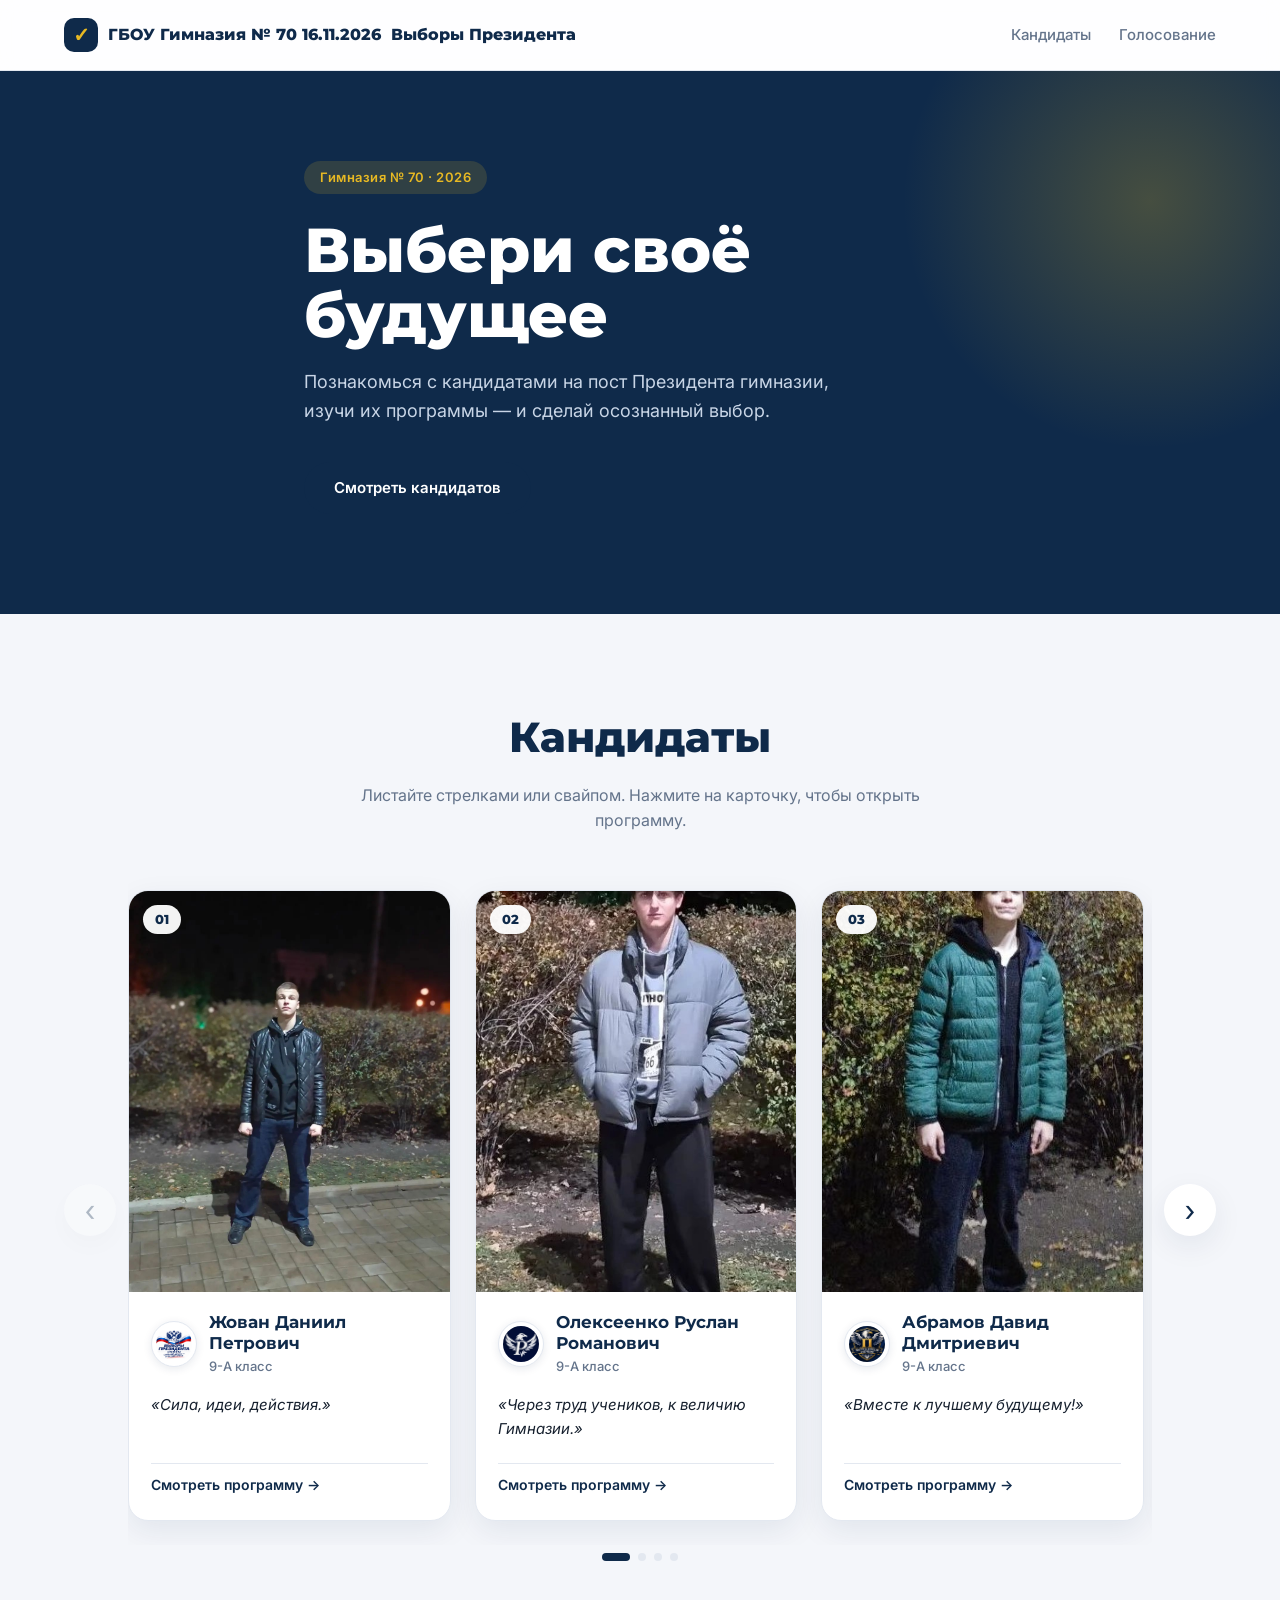
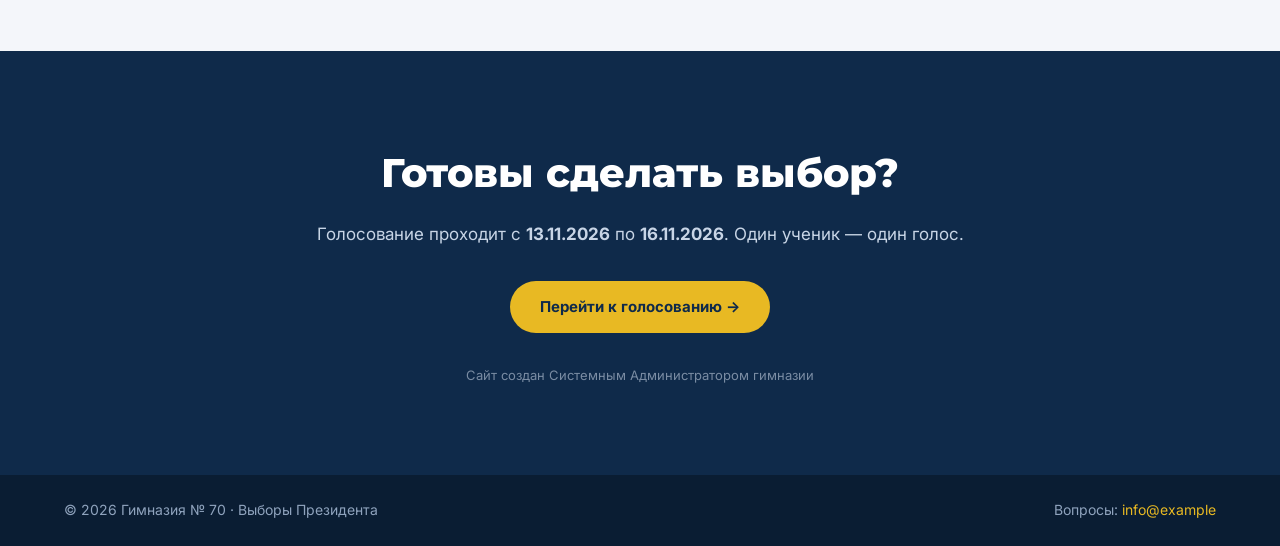
<file: index.html>
<!DOCTYPE html>
<html lang="ru">
<head>
  <meta charset="UTF-8" />
  <meta name="viewport" content="width=device-width, initial-scale=1.0" />
  <title>Выборы Президента гимназии</title>
  <meta name="description" content="Официальный сайт выборов Президента гимназии. Кандидаты, программы, голосование." />
  <link rel="preconnect" href="https://fonts.googleapis.com" />
  <link rel="preconnect" href="https://fonts.gstatic.com" crossorigin />
  <link href="https://fonts.googleapis.com/css2?family=Inter:wght@400;500;600&family=Montserrat:wght@700;800&display=swap" rel="stylesheet" />
  <link rel="stylesheet" href="style.css" />
</head>
<body>

  <header class="header">
    <div class="container header__inner">
      <a href="#" class="logo">
        <span class="logo__mark">✓</span>
        ГБОУ Гимназия № 70 16.11.2026
        <span class="logo__text">Выборы&nbsp;Президента</span>
      </a>
      <nav class="nav">
        <a href="#candidates">Кандидаты</a>
        <a href="#vote">Голосование</a>
      </nav>
    </div>
  </header>

  <section class="hero">
    <div class="container hero__inner">
      <span class="hero__eyebrow">Гимназия № 70 · 2026</span>
      <h1 class="hero__title">Выбери своё будущее</h1>
      <p class="hero__subtitle">
        Познакомься с кандидатами на пост Президента гимназии,
        изучи их программы — и сделай осознанный выбор.
      </p>
      <a href="#candidates" class="btn btn--primary">Смотреть кандидатов</a>
    </div>
    <div class="hero__decor" aria-hidden="true"></div>
  </section>

  <section class="section" id="candidates">
    <div class="container">
      <div class="section__head">
        <h2 class="section__title">Кандидаты</h2>
        <p class="section__subtitle">
          Листайте стрелками или свайпом. Нажмите на карточку, чтобы открыть программу.
        </p>
      </div>

      <div class="carousel">
        <button class="carousel__arrow carousel__arrow--prev" id="prevBtn" aria-label="Предыдущий">‹</button>

        <div class="carousel__track" id="candidatesGrid"></div>

        <button class="carousel__arrow carousel__arrow--next" id="nextBtn" aria-label="Следующий">›</button>
      </div>

      <div class="carousel__dots" id="carouselDots" role="tablist" aria-label="Навигация по кандидатам"></div>
    </div>
  </section>

  <section class="vote" id="vote">
    <div class="container vote__inner">
      <h2 class="vote__title">Готовы сделать выбор?</h2>
      <p class="vote__text">
        Голосование проходит с <strong>13.11.2026</strong> по <strong>16.11.2026</strong>.
        Один ученик — один голос.
      </p>
      <a href="https://forms.gle/CFShbpjAU9vNe2uy6" target="_blank" rel="noopener" class="btn btn--accent">
        Перейти к голосованию →
      </a>
      <p class="vote__note">Сайт создан Системным Администратором гимназии</p>
    </div>
  </section>

  <footer class="footer">
    <div class="container footer__inner">
      <span>© 2026 Гимназия № 70 · Выборы Президента</span>
      <span>Вопросы: <a href="mailto:nik.kostromin.2002@mail.ru">info@example</a></span>
    </div>
  </footer>

  <div class="modal" id="modal" aria-hidden="true" role="dialog" aria-modal="true">
    <div class="modal__backdrop" data-close></div>
    <div class="modal__content" role="document">
      <button class="modal__close" data-close aria-label="Закрыть">×</button>
      <div class="modal__grid" id="modalGrid"></div>
    </div>
  </div>

  <script src="script.js"></script>
</body>
</html>
</file>
<file: style.css>
:root {
  --primary: #0f2a4a;
  --primary-light: #1c3d63;
  --accent: #e8b923;
  --accent-dark: #c99b0f;
  --bg: #f4f6fa;
  --card: #ffffff;
  --text: #16202e;
  --muted: #64748b;
  --border: #e3e8f0;
  --radius: 20px;
  --shadow: 0 10px 30px rgba(15, 42, 74, .08);
  --shadow-hover: 0 20px 50px rgba(15, 42, 74, .18);
  --font-head: 'Montserrat', sans-serif;
  --font-body: 'Inter', sans-serif;
}

* { margin: 0; padding: 0; box-sizing: border-box; }
html { scroll-behavior: smooth; }
body {
  font-family: var(--font-body);
  color: var(--text);
  background: var(--bg);
  line-height: 1.6;
  -webkit-font-smoothing: antialiased;
}
img { display: block; max-width: 100%; }
a { color: inherit; text-decoration: none; }
button { font-family: inherit; cursor: pointer; border: none; background: none; }
.container { max-width: 1200px; margin: 0 auto; padding: 0 24px; }

.btn {
  display: inline-block;
  padding: 14px 30px;
  border-radius: 999px;
  font-weight: 600;
  font-size: 15px;
  transition: transform .2s, box-shadow .2s, background .2s;
}
.btn--primary { background: var(--primary); color: #fff; }
.btn--primary:hover { transform: translateY(-2px); box-shadow: var(--shadow-hover); }
.btn--accent { background: var(--accent); color: var(--primary); font-weight: 700; }
.btn--accent:hover { background: var(--accent-dark); transform: translateY(-2px); box-shadow: 0 15px 35px rgba(232,185,35,.4); }

.header {
  position: sticky; top: 0; z-index: 50;
  background: rgba(255,255,255,.85);
  backdrop-filter: blur(12px);
  border-bottom: 1px solid var(--border);
}
.header__inner {
  display: flex; align-items: center; justify-content: space-between;
  height: 70px;
}
.logo { display: flex; align-items: center; gap: 10px; font-family: var(--font-head); font-weight: 800; color: var(--primary); }
.logo__mark {
  width: 34px; height: 34px; border-radius: 10px;
  background: var(--primary); color: var(--accent);
  display: grid; place-items: center; font-size: 20px;
}
.nav { display: flex; gap: 28px; font-weight: 500; font-size: 15px; }
.nav a { color: var(--muted); transition: color .2s; }
.nav a:hover { color: var(--primary); }
@media (max-width: 640px) { .nav { display: none; } }

.hero { position: relative; overflow: hidden; padding: 90px 0 100px; background: var(--primary); color: #fff; }
.hero__inner { position: relative; z-index: 2; max-width: 720px; }
.hero__eyebrow {
  display: inline-block; padding: 6px 16px; border-radius: 999px;
  background: rgba(232,185,35,.15); color: var(--accent);
  font-weight: 600; font-size: 13px; letter-spacing: .5px;
  margin-bottom: 24px;
}
.hero__title { font-family: var(--font-head); font-weight: 800; font-size: clamp(36px, 6vw, 62px); line-height: 1.05; margin-bottom: 20px; }
.hero__subtitle { font-size: 18px; color: #c8d5e6; max-width: 560px; margin-bottom: 36px; }
.hero__decor {
  position: absolute; top: -120px; right: -120px; width: 500px; height: 500px;
  background: radial-gradient(circle, rgba(232,185,35,.25), transparent 70%);
  border-radius: 50%; z-index: 1;
}

.section { padding: 90px 0; }
.section__head { text-align: center; margin-bottom: 40px; }
.section__title { font-family: var(--font-head); font-weight: 800; font-size: clamp(28px, 4vw, 42px); color: var(--primary); margin-bottom: 12px; }
.section__subtitle { color: var(--muted); max-width: 560px; margin: 0 auto; font-size: 16px; }

.carousel {
  position: relative;
  display: flex;
  align-items: center;
  gap: 12px;
}
.carousel__track {
  display: flex;
  gap: 24px;
  flex: 1;
  overflow-x: auto;
  scroll-snap-type: x mandatory;
  scroll-behavior: smooth;
  padding: 16px 4px 24px;
  scrollbar-width: none;
  -ms-overflow-style: none;
}
.carousel__track::-webkit-scrollbar { display: none; }

.carousel__track .card {
  flex: 0 0 calc((100% - 48px) / 3);
  scroll-snap-align: start;
  min-width: 0;
}
@media (max-width: 1024px) {
  .carousel__track .card { flex-basis: calc((100% - 24px) / 2); }
}
@media (max-width: 640px) {
  .carousel__track { gap: 16px; }
  .carousel__track .card { flex-basis: 82%; }
}

.carousel__arrow {
  flex: 0 0 auto;
  width: 52px; height: 52px;
  border-radius: 50%;
  background: #fff;
  color: var(--primary);
  font-size: 30px; line-height: 1;
  display: grid; place-items: center;
  box-shadow: var(--shadow);
  transition: background .2s, color .2s, transform .2s, opacity .2s;
  z-index: 2;
}
.carousel__arrow:hover:not(:disabled) {
  background: var(--primary); color: #fff;
  transform: scale(1.08);
}
.carousel__arrow:disabled { opacity: .3; cursor: not-allowed; }
@media (max-width: 640px) { .carousel__arrow { display: none; } }

.carousel__dots {
  display: flex; justify-content: center; gap: 8px; margin-top: 8px;
}
.carousel__dot {
  width: 8px; height: 8px;
  border-radius: 999px;
  background: var(--border);
  transition: all .25s;
  padding: 0;
}
.carousel__dot.is-active { background: var(--primary); width: 28px; }

.card {
  background: var(--card);
  border-radius: var(--radius);
  overflow: hidden;
  box-shadow: var(--shadow);
  border: 1px solid var(--border);
  transition: transform .3s, box-shadow .3s;
  display: flex; flex-direction: column;
  cursor: pointer;
  animation: fadeUp .5s ease both;
}
.card:hover { transform: translateY(-8px); box-shadow: var(--shadow-hover); }
@keyframes fadeUp { from { opacity: 0; transform: translateY(16px); } to { opacity: 1; transform: translateY(0); } }

.card__photo { position: relative; aspect-ratio: 4 / 5; overflow: hidden; background: #dfe6f0; }
.card__photo img { width: 100%; height: 100%; object-fit: cover; transition: transform .5s; }
.card:hover .card__photo img { transform: scale(1.05); }
.card__photo--fallback {
  display: grid; place-items: center;
  font-family: var(--font-head); font-size: 64px; font-weight: 800;
  color: #fff; background: linear-gradient(135deg, var(--primary), var(--primary-light));
}
.card__number {
  position: absolute; top: 14px; left: 14px;
  background: rgba(255,255,255,.95); color: var(--primary);
  font-family: var(--font-head); font-weight: 800; font-size: 13px;
  padding: 4px 12px; border-radius: 999px;
}

.card__body { padding: 20px 22px 24px; display: flex; flex-direction: column; gap: 6px; flex: 1; }
.card__header {
  display: flex;
  align-items: center;
  gap: 12px;
}
.card__logo-mini {
  flex-shrink: 0;
  width: 46px;
  height: 46px;
  border-radius: 50%;
  background: #fff;
  padding: 4px;
  object-fit: contain;
  border: 1px solid var(--border);
  box-shadow: 0 2px 8px rgba(15, 42, 74, .1);
}
.card__header-text { flex: 1; min-width: 0; }
.card__name { font-family: var(--font-head); font-weight: 700; font-size: 17px; color: var(--primary); line-height: 1.25; }
.card__class { color: var(--muted); font-size: 13px; font-weight: 500; margin-top: 2px; }
.card__slogan { color: var(--text); font-style: italic; font-size: 15px; margin: 10px 0 16px; flex: 1; }
.card__btn {
  display: inline-flex; align-items: center; gap: 6px;
  color: var(--primary); font-weight: 600; font-size: 14px;
  padding: 10px 0 0; border-top: 1px solid var(--border);
  transition: gap .2s, color .2s;
}
.card:hover .card__btn { gap: 12px; color: var(--accent-dark); }

.vote { padding: 90px 0; background: var(--primary); color: #fff; text-align: center; }
.vote__title { font-family: var(--font-head); font-weight: 800; font-size: clamp(28px, 4vw, 40px); margin-bottom: 16px; }
.vote__text { color: #c8d5e6; font-size: 17px; margin-bottom: 32px; }
.vote__note { margin-top: 32px; font-size: 13px; color: #7a8ca3; }

.footer { background: #0a1d33; color: #8fa3bd; font-size: 14px; padding: 24px 0; }
.footer__inner { display: flex; justify-content: space-between; flex-wrap: wrap; gap: 12px; }
.footer a { color: var(--accent); }

.modal {
  position: fixed; inset: 0; z-index: 100;
  display: none; align-items: center; justify-content: center;
  padding: 24px;
}
.modal.is-open { display: flex; }
.modal__backdrop {
  position: absolute; inset: 0;
  background: rgba(10, 29, 51, .65);
  backdrop-filter: blur(4px);
  animation: fadeIn .25s ease;
}
@keyframes fadeIn { from { opacity: 0; } to { opacity: 1; } }
.modal__content {
  position: relative; z-index: 1;
  width: 100%; max-width: 1000px; max-height: 90vh; overflow-y: auto;
  background: #fff; border-radius: var(--radius);
  box-shadow: 0 40px 80px rgba(0,0,0,.4);
  animation: modalIn .3s cubic-bezier(.2,.9,.3,1.2);
}
@keyframes modalIn { from { opacity: 0; transform: scale(.94) translateY(20px); } to { opacity: 1; transform: scale(1) translateY(0); } }
.modal__close {
  position: absolute; top: 16px; right: 16px; z-index: 2;
  width: 42px; height: 42px; border-radius: 50%;
  background: #fff; box-shadow: var(--shadow);
  font-size: 26px; line-height: 1; color: var(--primary);
  transition: background .2s;
}
.modal__close:hover { background: var(--accent); }

.modal__grid { display: grid; grid-template-columns: 320px 1fr; }
@media (max-width: 760px) { .modal__grid { grid-template-columns: 1fr; } }

.modal__sidebar { padding: 32px 28px; background: var(--bg); }
.modal__sidebar .photo {
  width: 100%; aspect-ratio: 1; border-radius: 16px; overflow: hidden;
  margin-bottom: 22px; background: #dfe6f0;
}
.modal__sidebar .photo img { width: 100%; height: 100%; object-fit: cover; }
.modal__name { font-family: var(--font-head); font-weight: 800; font-size: 22px; color: var(--primary); margin-bottom: 4px; line-height: 1.2; }
.modal__class { color: var(--muted); font-weight: 500; margin-bottom: 18px; }
.modal__quote {
  background: #fff; border-left: 4px solid var(--accent);
  padding: 14px 18px; border-radius: 10px;
  font-style: italic; color: var(--primary); font-size: 15px;
  box-shadow: var(--shadow);
}
.modal__logo {
  display: block; width: 100%; max-width: 160px; max-height: 160px;
  object-fit: contain; margin: 0 auto 20px;
  padding: 14px; background: #fff;
  border-radius: 18px; box-shadow: var(--shadow);
}

.modal__main { padding: 40px 36px; }
.modal__main h3 {
  font-family: var(--font-head); font-size: 20px; color: var(--primary);
  margin: 0 0 14px; padding-bottom: 10px; border-bottom: 2px solid var(--border);
}
.modal__main h3:not(:first-child) { margin-top: 32px; }
.modal__main p { color: #334155; font-size: 16px; margin-bottom: 8px; }

/* ============================ МЕДИА (видео, презентация) ============================ */
.modal__media { margin-bottom: 36px; }
.modal__media h3 {
  font-family: var(--font-head); font-size: 18px; color: var(--primary);
  margin-bottom: 14px; padding-bottom: 10px;
  border-bottom: 2px solid var(--border);
}
.modal__media video,
.modal__media iframe {
  width: 100%; display: block; border: none; border-radius: 14px;
  background: #000; aspect-ratio: 16 / 9;
}
.modal__media .presentation-frame {
  aspect-ratio: 4 / 3; background: #f4f6fa;
}
.modal__download {
  display: inline-flex; align-items: center; gap: 8px;
  margin-top: 14px; padding: 11px 22px;
  background: var(--primary); color: #fff;
  border-radius: 999px; font-size: 14px; font-weight: 600;
  transition: background .2s, transform .2s;
}
.modal__download:hover { background: var(--primary-light); transform: translateY(-1px); }

.modal__docs {
  display: flex;
  flex-direction: column;
  gap: 10px;
}
.modal__doc {
  display: flex;
  align-items: center;
  gap: 14px;
  padding: 12px 16px;
  background: var(--bg);
  border: 1px solid var(--border);
  border-radius: 12px;
  transition: background .2s, border-color .2s, transform .2s;
  color: var(--primary);
}
.modal__doc:hover {
  background: #fff;
  border-color: var(--accent);
  transform: translateX(4px);
}
.modal__doc-icon {
  flex-shrink: 0;
  width: 42px;
  height: 42px;
  border-radius: 10px;
  background: var(--primary);
  color: var(--accent);
  display: grid;
  place-items: center;
  font-family: var(--font-head);
  font-weight: 800;
  font-size: 11px;
  letter-spacing: .5px;
}
.modal__doc[data-type="PDF"] .modal__doc-icon { background: #d93b3b; color: #fff; }
.modal__doc[data-type="DOC"] .modal__doc-icon { background: #2b579a; color: #fff; }
.modal__doc[data-type="XLS"] .modal__doc-icon { background: #1f7244; color: #fff; }
.modal__doc[data-type="PPT"] .modal__doc-icon { background: #d24726; color: #fff; }

.modal__doc-body { flex: 1; min-width: 0; }
.modal__doc-title {
  font-weight: 600;
  font-size: 15px;
  color: var(--primary);
  line-height: 1.3;
}
.modal__doc-meta {
  font-size: 12px;
  color: var(--muted);
  margin-top: 2px;
}
.modal__doc-arrow {
  flex-shrink: 0;
  font-size: 18px;
  color: var(--muted);
  transition: color .2s, transform .2s;
}
.modal__doc:hover .modal__doc-arrow {
  color: var(--accent-dark);
  transform: translateY(2px);
}

.modal__program-text p {
  color: #334155; font-size: 16px; margin-bottom: 16px; line-height: 1.65;
}
.modal__program-text p:last-child { margin-bottom: 0; }
.modal__program-text ul { list-style: none; padding: 0; margin: 0 0 16px; }
.modal__program-text li {
  position: relative; padding-left: 28px;
  margin-bottom: 12px; color: #334155; font-size: 16px;
}
.modal__program-text li::before {
  content: ""; position: absolute; left: 0; top: 9px;
  width: 10px; height: 10px; border-radius: 3px;
  background: var(--accent);
}

body.no-scroll { overflow: hidden; }
</file>
